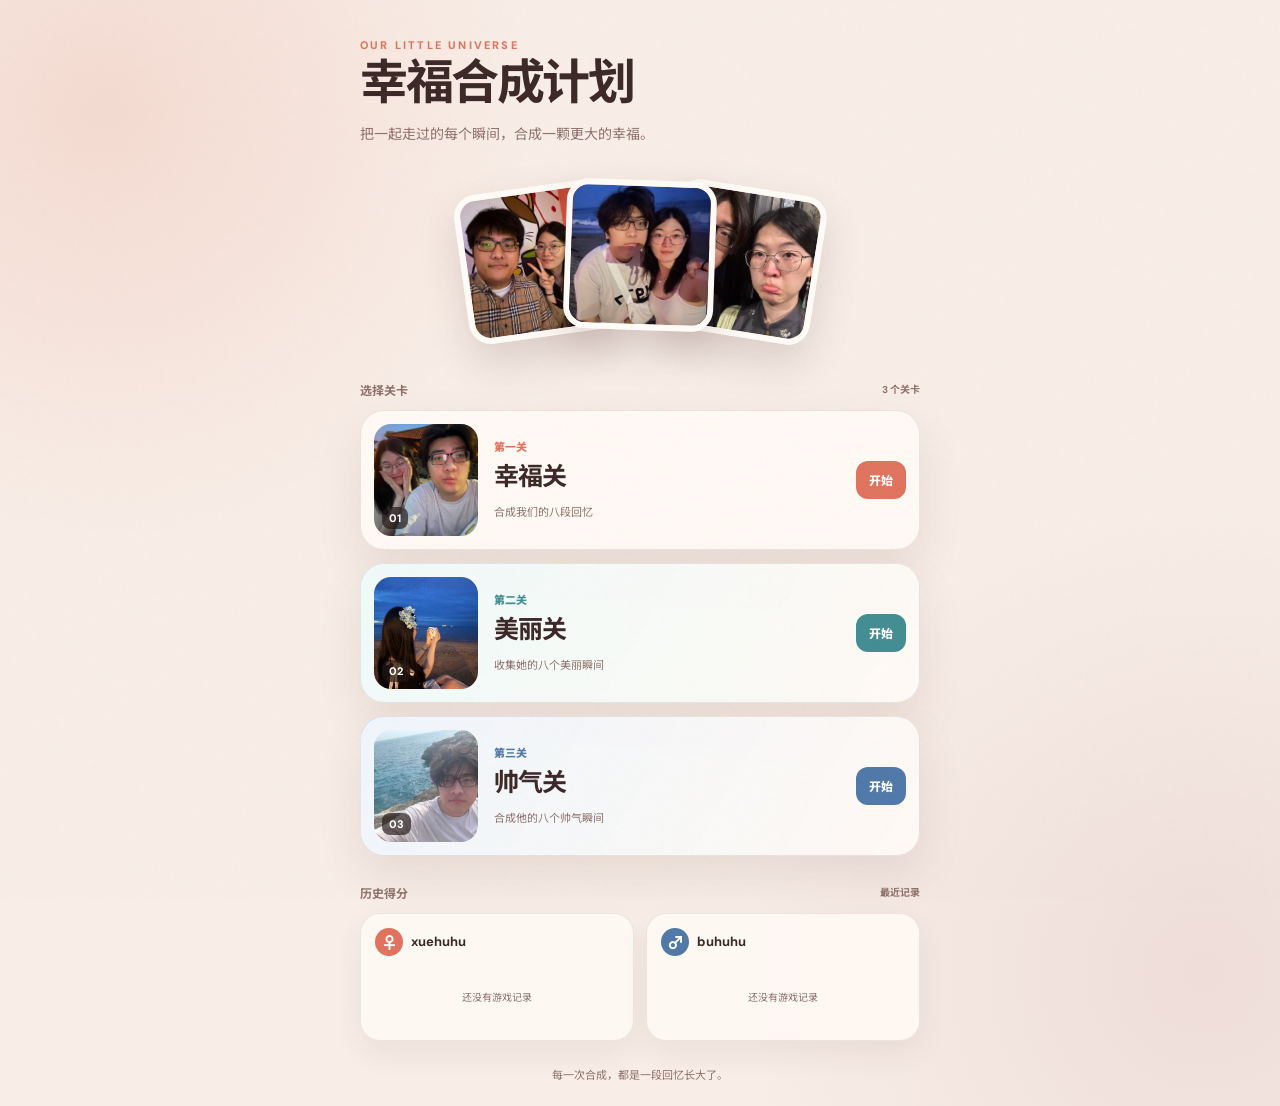
<file: index.html>
<!doctype html>
<html lang="zh-CN">
<head>
  <meta charset="UTF-8">
  <meta name="viewport" content="width=device-width, initial-scale=1.0, maximum-scale=1.0, user-scalable=no, viewport-fit=cover">
  <meta name="theme-color" content="#f8eee7">
  <meta name="apple-mobile-web-app-capable" content="yes">
  <title>幸福合成计划</title>
  <link rel="manifest" href="manifest.webmanifest">
  <link rel="icon" href="assets/icon.svg" type="image/svg+xml">
  <link rel="stylesheet" href="home.css">
</head>
<body>
  <main class="home-shell">
    <header class="home-header">
      <p class="eyebrow">OUR LITTLE UNIVERSE</p>
      <h1>幸福合成计划</h1>
      <p class="intro">把一起走过的每个瞬间，合成一颗更大的幸福。</p>
    </header>

    <section class="memory-strip" aria-label="照片回忆">
      <img src="assets/memory-2.jpg" alt="幸福回忆">
      <img src="assets/memory-4.jpg" alt="幸福回忆">
      <img src="assets/memory-7.jpg" alt="幸福回忆">
    </section>

    <section class="levels">
      <div class="section-title">
        <span>选择关卡</span>
        <small>3 个关卡</small>
      </div>
      <a class="level-card" href="game.html?level=happiness">
        <div class="level-photo">
          <img src="assets/memory-5.jpg" alt="幸福关封面">
          <span class="level-number">01</span>
        </div>
        <div class="level-copy">
          <p>第一关</p>
          <h2>幸福关</h2>
          <span>合成我们的八段回忆</span>
        </div>
        <span class="play-button">开始</span>
      </a>
      <a class="level-card beauty-card" href="game.html?level=beauty">
        <div class="level-photo">
          <img src="assets/beauty-1.jpg" alt="美丽关封面">
          <span class="level-number">02</span>
        </div>
        <div class="level-copy">
          <p>第二关</p>
          <h2>美丽关</h2>
          <span>收集她的八个美丽瞬间</span>
        </div>
        <span class="play-button">开始</span>
      </a>
      <a class="level-card handsome-card" href="game.html?level=handsome">
        <div class="level-photo">
          <img src="assets/handsome-3.jpg" alt="帅气关封面">
          <span class="level-number">03</span>
        </div>
        <div class="level-copy">
          <p>第三关</p>
          <h2>帅气关</h2>
          <span>合成他的八个帅气瞬间</span>
        </div>
        <span class="play-button">开始</span>
      </a>
    </section>

    <section class="history-section">
      <div class="section-title">
        <span>历史得分</span>
        <small>最近记录</small>
      </div>
      <div class="history-grid">
        <article class="history-card female-history">
          <div class="history-head"><span class="history-icon">♀</span><strong>xuehuhu</strong></div>
          <div id="historyXuehuhu" class="history-list"></div>
        </article>
        <article class="history-card male-history">
          <div class="history-head"><span class="history-icon">♂</span><strong>buhuhu</strong></div>
          <div id="historyBuhuhu" class="history-list"></div>
        </article>
      </div>
    </section>

    <footer>每一次合成，都是一段回忆长大了。</footer>
  </main>
  <script src="home-audio.js"></script>
  <script src="history.js"></script>
  <script>
    if ("serviceWorker" in navigator) {
      window.addEventListener("load", () => navigator.serviceWorker.register("service-worker.js"));
    }
  </script>
</body>
</html>
</file>
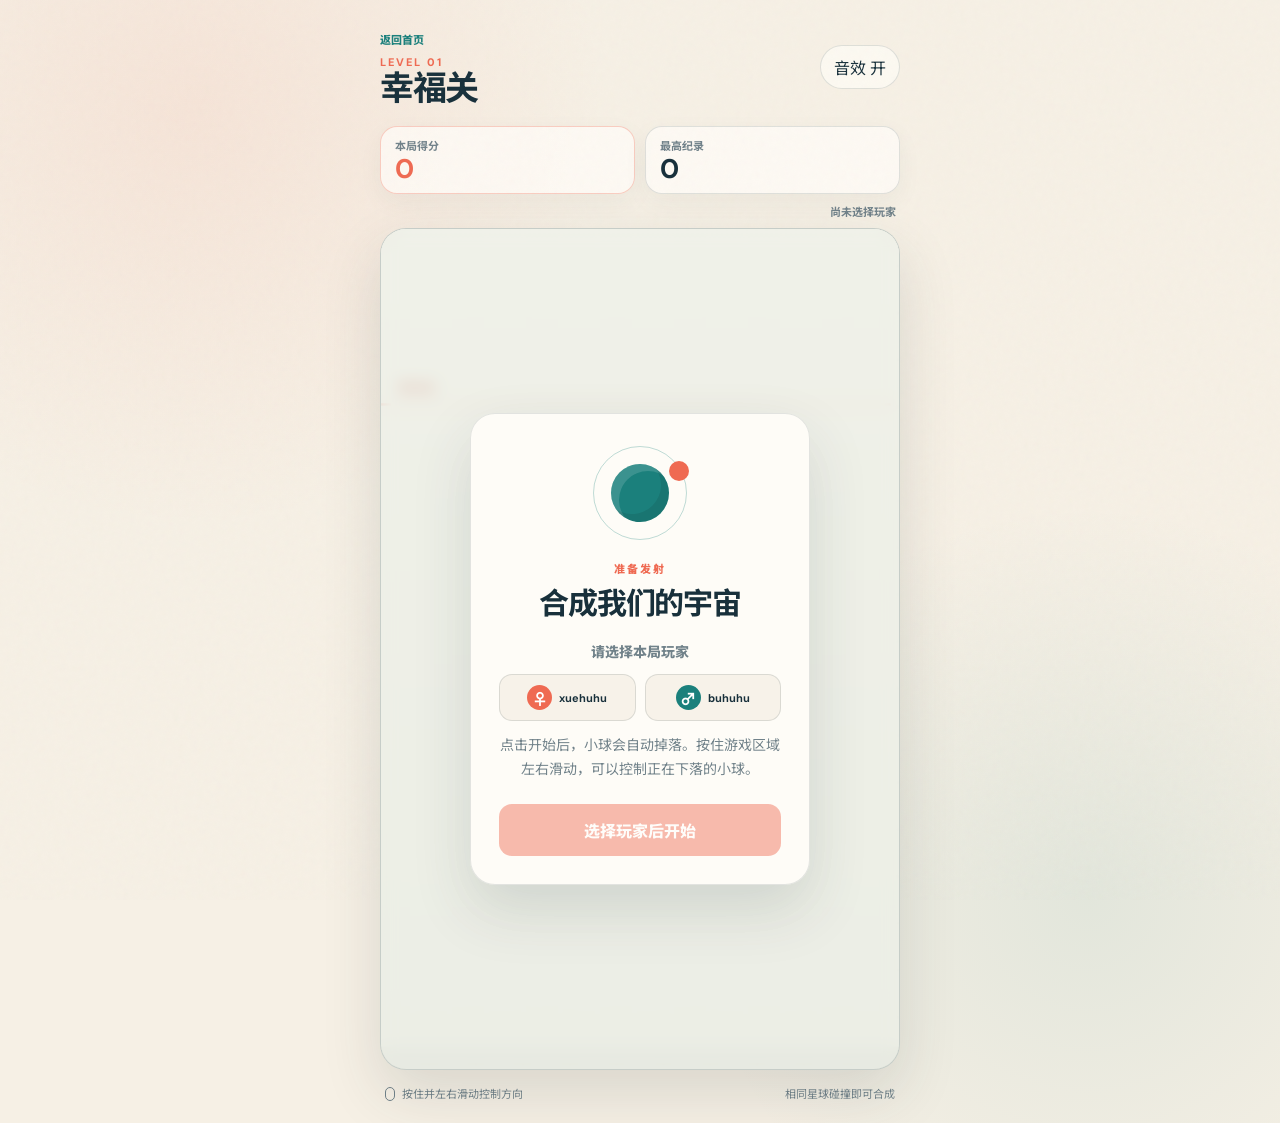
<file: game.html>
<!doctype html>
<html lang="zh-CN">
<head>
  <meta charset="UTF-8">
  <meta name="viewport" content="width=device-width, initial-scale=1.0, maximum-scale=1.0, user-scalable=no, viewport-fit=cover">
  <meta name="theme-color" content="#f6f0e5">
  <meta name="apple-mobile-web-app-capable" content="yes">
  <meta name="apple-mobile-web-app-status-bar-style" content="default">
  <meta name="apple-mobile-web-app-title" content="星球合成">
  <title>星球合成计划</title>
  <link rel="manifest" href="manifest.webmanifest">
  <link rel="icon" href="assets/icon.svg" type="image/svg+xml">
  <link rel="apple-touch-icon" href="assets/icon.svg">
  <link rel="stylesheet" href="style.css">
</head>
<body>
  <main class="game-shell">
    <header class="topbar">
      <div>
        <a class="back-link" href="index.html">返回首页</a>
        <p id="levelNumber" class="eyebrow">LEVEL 01</p>
        <h1 id="levelTitle">幸福关</h1>
      </div>
      <div class="header-actions">
        <button id="soundButton" class="icon-button" type="button" aria-label="切换音效">音效 开</button>
      </div>
    </header>

    <section class="score-row" aria-label="游戏分数">
      <div class="score-card active">
        <span>本局得分</span>
        <strong id="score">0</strong>
      </div>
      <div class="score-card">
        <span>最高纪录</span>
        <strong id="bestScore">0</strong>
      </div>
    </section>

    <div id="currentPlayer" class="current-player" aria-live="polite">尚未选择玩家</div>

    <div id="gameControls" class="game-controls" aria-label="游戏控制">
      <button id="pauseButton" type="button">暂停</button>
      <button id="resumeButton" type="button" disabled>继续</button>
      <button id="endGameButton" class="danger-button" type="button">结束游戏</button>
      <label class="sensitivity-setting">
        <span>灵敏度</span>
        <select id="sensitivitySelect" aria-label="选择操控灵敏度">
          <option value="0.5">0.5</option>
          <option value="0.75">0.75</option>
          <option value="1" selected>1.0</option>
          <option value="1.5">1.5</option>
          <option value="2">2.0</option>
        </select>
      </label>
    </div>

    <section class="canvas-wrap">
      <canvas id="gameCanvas" width="420" height="680" aria-label="星球合成游戏区域"></canvas>
      <div id="countdownOverlay" class="countdown-overlay" aria-live="assertive">
        <strong id="countdownNumber">3</strong>
        <span>准备继续</span>
      </div>
      <div id="encouragementOverlay" class="encouragement-overlay" aria-live="polite">
        <span class="encouragement-spark">✦</span>
        <strong id="encouragementText">你做得真棒！</strong>
        <span class="encouragement-spark">✦</span>
      </div>
      <div id="startOverlay" class="overlay visible">
        <div class="overlay-card">
          <div class="hero-orbit"><span></span></div>
          <p class="eyebrow">准备发射</p>
          <h2 id="startTitle">合成你的宇宙</h2>
          <p class="player-prompt">请选择本局玩家</p>
          <div class="player-options" role="group" aria-label="选择玩家">
            <button class="player-option female" type="button" data-player="xuehuhu">
              <span class="player-icon" aria-hidden="true">♀</span>
              <strong>xuehuhu</strong>
            </button>
            <button class="player-option male" type="button" data-player="buhuhu">
              <span class="player-icon" aria-hidden="true">♂</span>
              <strong>buhuhu</strong>
            </button>
          </div>
          <p>点击开始后，小球会自动掉落。按住游戏区域左右滑动，可以控制正在下落的小球。</p>
          <button id="startButton" class="primary-button" type="button" disabled>选择玩家后开始</button>
        </div>
      </div>
      <div id="gameOverOverlay" class="overlay">
        <div class="overlay-card result-card">
          <p class="eyebrow">任务结束</p>
          <h2 id="gameOverTitle">星轨已满</h2>
          <p class="final-label">本局得分</p>
          <strong id="finalScore" class="final-score">0</strong>
          <p id="recordMessage" class="record-message">再来一次，创造新纪录</p>
          <button id="restartButton" class="primary-button" type="button">重新开始</button>
          <a class="home-button" href="index.html">回到主页</a>
        </div>
      </div>
    </section>

    <footer>
      <span><i class="mouse-icon"></i> 按住并左右滑动控制方向</span>
      <span>相同星球碰撞即可合成</span>
    </footer>
  </main>
  <script src="game.js"></script>
  <script>
    if ("serviceWorker" in navigator) {
      window.addEventListener("load", () => navigator.serviceWorker.register("service-worker.js"));
    }
  </script>
</body>
</html>
</file>
<file: home.css>
@import url('https://fonts.googleapis.com/css2?family=DM+Sans:wght@500;600;700&family=Noto+Sans+SC:wght@500;600;700;800&display=swap');

:root { --ink: #3c2927; --coral: #df735e; --cream: #f8eee7; --paper: #fffaf5; --muted: #8e716b; }
* { box-sizing: border-box; }
body {
  margin: 0;
  min-height: 100vh;
  color: var(--ink);
  background:
    radial-gradient(circle at 8% 10%, rgba(223,115,94,.16), transparent 28%),
    radial-gradient(circle at 94% 88%, rgba(177,116,127,.14), transparent 30%),
    var(--cream);
  font-family: "DM Sans", "Noto Sans SC", sans-serif;
}
body::before { content: ""; position: fixed; inset: 0; pointer-events: none; opacity: .2; background-image: url("data:image/svg+xml,%3Csvg viewBox='0 0 180 180' xmlns='http://www.w3.org/2000/svg'%3E%3Cfilter id='n'%3E%3CfeTurbulence type='fractalNoise' baseFrequency='.8' numOctaves='3' stitchTiles='stitch'/%3E%3C/filter%3E%3Crect width='100%25' height='100%25' filter='url(%23n)' opacity='.1'/%3E%3C/svg%3E"); }
.home-shell { width: min(100% - 28px, 560px); min-height: 100vh; margin: auto; padding: max(38px, env(safe-area-inset-top)) 0 max(24px, env(safe-area-inset-bottom)); }
.eyebrow { margin: 0 0 5px; color: var(--coral); font-size: 11px; font-weight: 800; letter-spacing: .2em; }
h1 { margin: 0; font-size: clamp(34px, 10vw, 48px); line-height: 1.1; letter-spacing: -.05em; }
.intro { max-width: 380px; margin: 13px 0 28px; color: var(--muted); font-size: 14px; line-height: 1.7; }
.memory-strip { position: relative; display: flex; align-items: center; justify-content: center; height: 174px; margin-bottom: 32px; }
.memory-strip img { position: absolute; width: 150px; height: 150px; object-fit: cover; border: 6px solid var(--paper); border-radius: 22px; box-shadow: 0 18px 40px rgba(75,43,39,.17); }
.memory-strip img:nth-child(1) { transform: translateX(-104px) rotate(-8deg); }
.memory-strip img:nth-child(2) { z-index: 2; transform: translateY(-7px) rotate(2deg); }
.memory-strip img:nth-child(3) { transform: translateX(104px) rotate(9deg); }
.section-title { display: flex; justify-content: space-between; margin-bottom: 11px; color: var(--muted); font-size: 12px; font-weight: 700; }
.level-card { display: flex; align-items: center; gap: 16px; margin-bottom: 13px; padding: 13px; color: inherit; text-decoration: none; border: 1px solid rgba(60,41,39,.1); border-radius: 24px; background: rgba(255,250,245,.9); box-shadow: 0 20px 45px rgba(75,43,39,.1); transition: transform .18s ease; }
.level-card:hover { transform: translateY(-3px); }
.beauty-card { background: linear-gradient(120deg, rgba(239,250,250,.96), rgba(255,250,245,.94)); }
.beauty-card .level-copy p { color: #438d92; }
.beauty-card .play-button { background: #438d92; }
.handsome-card { background: linear-gradient(120deg, rgba(239,245,252,.97), rgba(255,250,245,.94)); }
.handsome-card .level-copy p { color: #5079a8; }
.handsome-card .play-button { background: #5079a8; }
.level-photo { position: relative; flex: 0 0 104px; height: 112px; overflow: hidden; border-radius: 17px; }
.level-photo img { width: 100%; height: 100%; object-fit: cover; }
.level-number { position: absolute; left: 8px; bottom: 7px; padding: 4px 7px; color: white; border-radius: 8px; background: rgba(35,24,23,.68); font-size: 11px; font-weight: 800; }
.level-copy { min-width: 0; flex: 1; }
.level-copy p { margin: 0 0 2px; color: var(--coral); font-size: 11px; font-weight: 800; }
.level-copy h2 { margin: 0 0 7px; font-size: 25px; letter-spacing: -.04em; }
.level-copy span { color: var(--muted); font-size: 11px; }
.play-button { flex: 0 0 auto; padding: 10px 13px; color: white; border-radius: 12px; background: var(--coral); font-size: 12px; font-weight: 800; }
.history-section { margin-top: 28px; }
.history-grid { display: grid; grid-template-columns: 1fr 1fr; gap: 12px; }
.history-card { min-width: 0; padding: 14px; border: 1px solid rgba(60,41,39,.09); border-radius: 20px; background: rgba(255,250,245,.85); box-shadow: 0 12px 30px rgba(75,43,39,.07); }
.history-head { display: flex; align-items: center; gap: 8px; margin-bottom: 11px; }
.history-head strong { font-size: 13px; }
.history-icon { display: grid; place-items: center; width: 28px; height: 28px; border-radius: 50%; color: white; background: var(--coral); font-size: 17px; font-weight: 800; }
.male-history .history-icon { background: #5079a8; }
.history-list { display: grid; gap: 7px; }
.history-item { padding: 8px 9px; border-radius: 11px; background: rgba(255,255,255,.67); }
.history-item div { display: flex; justify-content: space-between; gap: 6px; }
.history-item strong { font-size: 12px; }
.history-item span { color: var(--coral); font-size: 13px; font-weight: 800; }
.male-history .history-item span { color: #5079a8; }
.history-item small { display: block; margin-top: 3px; color: var(--muted); font-size: 9px; }
.history-empty { padding: 12px 2px; color: var(--muted); font-size: 10px; text-align: center; }
footer { padding-top: 25px; text-align: center; color: var(--muted); font-size: 11px; }
@media (max-width: 430px) {
  .home-shell { width: min(100% - 22px, 400px); padding-top: max(26px, env(safe-area-inset-top)); }
  .memory-strip { height: 145px; }
  .memory-strip img { width: 125px; height: 125px; }
  .memory-strip img:nth-child(1) { transform: translateX(-82px) rotate(-8deg); }
  .memory-strip img:nth-child(3) { transform: translateX(82px) rotate(9deg); }
  .level-card { gap: 11px; }
  .level-photo { flex-basis: 88px; height: 100px; }
  .level-copy h2 { font-size: 22px; }
  .play-button { padding: 9px; }
  .history-grid { grid-template-columns: 1fr; }
}
</file>
<file: style.css>
@import url('https://fonts.googleapis.com/css2?family=DM+Sans:wght@500;600;700&family=Noto+Sans+SC:wght@500;600;700;800&display=swap');

:root {
  --ink: #18303b;
  --muted: #71828a;
  --cream: #f6f0e5;
  --paper: #fffdf8;
  --coral: #ef6a52;
  --teal: #1b807c;
  --line: rgba(24, 48, 59, 0.13);
}

* { box-sizing: border-box; }

body {
  margin: 0;
  min-height: 100vh;
  overflow-x: hidden;
  color: var(--ink);
  background:
    radial-gradient(circle at 15% 10%, rgba(239, 106, 82, 0.09), transparent 28%),
    radial-gradient(circle at 85% 80%, rgba(27, 128, 124, 0.09), transparent 28%),
    var(--cream);
  font-family: "DM Sans", "Noto Sans SC", sans-serif;
  overscroll-behavior: none;
  -webkit-tap-highlight-color: transparent;
}

body::before {
  content: "";
  position: fixed;
  inset: 0;
  pointer-events: none;
  opacity: 0.24;
  background-image: url("data:image/svg+xml,%3Csvg viewBox='0 0 180 180' xmlns='http://www.w3.org/2000/svg'%3E%3Cfilter id='n'%3E%3CfeTurbulence type='fractalNoise' baseFrequency='.8' numOctaves='3' stitchTiles='stitch'/%3E%3C/filter%3E%3Crect width='100%25' height='100%25' filter='url(%23n)' opacity='.1'/%3E%3C/svg%3E");
}

button { font: inherit; }

.game-shell {
  width: min(100% - 28px, 520px);
  margin: 0 auto;
  padding: 28px 0 22px;
}

.topbar, .score-row, footer {
  display: flex;
  align-items: center;
  justify-content: space-between;
}

.topbar { margin-bottom: 20px; }
.header-actions { display: flex; align-items: center; gap: 8px; }
.back-link { display: inline-block; margin-bottom: 8px; color: var(--teal); font-size: 11px; font-weight: 800; text-decoration: none; }

.eyebrow {
  margin: 0 0 3px;
  color: var(--coral);
  font-size: 11px;
  font-weight: 800;
  letter-spacing: 0.18em;
}

h1, h2, p { margin-top: 0; }
h1 { margin-bottom: 0; font-size: clamp(24px, 7vw, 34px); line-height: 1; letter-spacing: -0.04em; }

.icon-button {
  border: 1px solid var(--line);
  border-radius: 999px;
  padding: 9px 13px;
  color: var(--ink);
  background: rgba(255, 253, 248, 0.65);
  cursor: pointer;
}

.score-row { gap: 10px; margin-bottom: 12px; }
.current-player { margin: -3px 4px 9px; color: var(--muted); font-size: 11px; font-weight: 700; text-align: right; }
.game-controls { display: none; grid-template-columns: .8fr .8fr 1.05fr 1.25fr; gap: 7px; margin: -2px 0 9px; }
.game-controls.visible { display: grid; }
.game-controls button { padding: 9px 7px; border: 1px solid var(--line); border-radius: 11px; color: var(--ink); background: rgba(255,253,248,.85); font-size: 11px; font-weight: 800; cursor: pointer; }
.game-controls button:disabled { cursor: not-allowed; opacity: .42; }
.game-controls .danger-button { color: #b84d43; border-color: rgba(184,77,67,.25); }
.sensitivity-setting { display: flex; align-items: center; justify-content: space-between; gap: 5px; padding: 5px 6px 5px 9px; border: 1px solid var(--line); border-radius: 11px; color: var(--muted); background: rgba(255,253,248,.85); font-size: 10px; font-weight: 800; }
.sensitivity-setting select { min-width: 48px; padding: 4px 2px; border: 0; border-radius: 7px; color: var(--ink); background: rgba(24,48,59,.07); font: inherit; outline: none; }

.score-card {
  min-width: 0;
  flex: 1;
  height: 68px;
  padding: 10px 14px;
  border: 1px solid var(--line);
  border-radius: 17px;
  background: rgba(255, 253, 248, 0.72);
  box-shadow: 0 8px 25px rgba(40, 54, 55, 0.05);
}

.score-card span { display: block; color: var(--muted); font-size: 11px; font-weight: 700; }
.score-card strong { display: block; margin-top: 1px; font-size: 27px; line-height: 1.1; }
.score-card.active { border-color: rgba(239, 106, 82, 0.3); }
.score-card.active strong { color: var(--coral); }
.canvas-wrap {
  position: relative;
  overflow: hidden;
  aspect-ratio: 420 / 680;
  border: 1px solid rgba(24, 48, 59, 0.18);
  border-radius: 26px;
  background: #edf0e8;
  box-shadow: 0 24px 60px rgba(45, 55, 54, 0.14);
}

#gameCanvas { display: block; width: 100%; height: 100%; touch-action: none; }
.countdown-overlay { position: absolute; inset: 0; z-index: 4; display: grid; place-content: center; text-align: center; opacity: 0; visibility: hidden; color: var(--ink); background: rgba(239,240,232,.68); backdrop-filter: blur(4px); transition: 150ms ease; }
.countdown-overlay.visible { opacity: 1; visibility: visible; }
.countdown-overlay strong { color: var(--coral); font-size: 96px; line-height: 1; text-shadow: 0 8px 25px rgba(239,106,82,.2); animation: countdownPulse .75s ease infinite; }
.countdown-overlay span { margin-top: 9px; color: var(--muted); font-size: 12px; font-weight: 800; letter-spacing: .12em; }
@keyframes countdownPulse { 50% { transform: scale(.88); opacity: .72; } }
.encouragement-overlay { position: absolute; z-index: 4; top: 25%; left: 50%; display: flex; align-items: center; gap: 10px; width: max-content; max-width: 88%; padding: 13px 18px; pointer-events: none; opacity: 0; color: white; border: 1px solid rgba(255,255,255,.5); border-radius: 999px; background: linear-gradient(120deg, rgba(239,106,82,.9), rgba(155,108,179,.9)); box-shadow: 0 14px 35px rgba(66,45,67,.24); transform: translate(-50%, 24px) scale(.82); }
.encouragement-overlay.show { animation: encouragementFloat 2.2s ease both; }
.encouragement-overlay strong { overflow: hidden; font-size: clamp(14px, 4vw, 19px); line-height: 1.25; text-align: center; text-overflow: ellipsis; white-space: nowrap; }
.encouragement-spark { font-size: 18px; animation: sparkleSpin 1s ease-in-out infinite alternate; }
@keyframes encouragementFloat {
  0% { opacity: 0; transform: translate(-50%, 25px) scale(.8); }
  16%, 72% { opacity: 1; transform: translate(-50%, 0) scale(1); }
  100% { opacity: 0; transform: translate(-50%, -28px) scale(.94); }
}
@keyframes sparkleSpin { to { transform: rotate(30deg) scale(1.3); } }

.overlay {
  position: absolute;
  inset: 0;
  z-index: 5;
  display: grid;
  place-items: center;
  padding: 26px;
  opacity: 0;
  visibility: hidden;
  background: rgba(239, 240, 232, 0.72);
  backdrop-filter: blur(8px);
  transition: 180ms ease;
}

.overlay.visible { opacity: 1; visibility: visible; }

.overlay-card {
  width: min(100%, 340px);
  padding: 32px 28px 28px;
  text-align: center;
  border: 1px solid rgba(24, 48, 59, 0.12);
  border-radius: 25px;
  background: rgba(255, 253, 248, 0.94);
  box-shadow: 0 25px 60px rgba(27, 50, 56, 0.14);
}

.overlay-card h2 { margin-bottom: 12px; font-size: 30px; letter-spacing: -0.04em; }
.overlay-card > p:not(.eyebrow):not(.final-label):not(.record-message) { color: var(--muted); font-size: 14px; line-height: 1.7; }
.overlay-card .player-prompt { margin: 18px 0 9px; color: var(--ink); font-size: 12px; font-weight: 800; }
.player-options { display: grid; grid-template-columns: 1fr 1fr; gap: 9px; margin-bottom: 13px; }
.player-option { display: flex; align-items: center; justify-content: center; gap: 7px; padding: 10px 7px; border: 1px solid var(--line); border-radius: 13px; color: var(--ink); background: #f7f2e9; cursor: pointer; transition: 150ms ease; }
.player-option.selected { border-color: var(--coral); background: rgba(239,106,82,.1); box-shadow: 0 0 0 2px rgba(239,106,82,.12); }
.player-option.male.selected { border-color: var(--teal); background: rgba(27,128,124,.1); box-shadow: 0 0 0 2px rgba(27,128,124,.12); }
.player-icon { display: grid; place-items: center; width: 25px; height: 25px; border-radius: 50%; color: white; background: var(--coral); font-size: 16px; font-weight: 800; }
.male .player-icon { background: var(--teal); }
.player-option strong { font-size: 11px; }

.hero-orbit {
  position: relative;
  width: 94px;
  height: 94px;
  margin: 0 auto 20px;
  border: 1px solid rgba(27, 128, 124, 0.28);
  border-radius: 50%;
}

.hero-orbit::after { content: ""; position: absolute; inset: 17px; border-radius: 50%; background: var(--teal); box-shadow: inset -8px -8px rgba(0,0,0,.09), inset 8px 7px rgba(255,255,255,.14); }
.hero-orbit span { position: absolute; z-index: 2; right: -3px; top: 14px; width: 20px; height: 20px; border-radius: 50%; background: var(--coral); }

.primary-button {
  width: 100%;
  margin-top: 8px;
  border: 0;
  border-radius: 13px;
  padding: 14px 18px;
  color: white;
  background: var(--coral);
  box-shadow: 0 9px 20px rgba(239, 106, 82, 0.25);
  font-weight: 800;
  cursor: pointer;
  transition: transform 140ms ease, box-shadow 140ms ease;
}

.primary-button:hover { transform: translateY(-2px); box-shadow: 0 12px 24px rgba(239, 106, 82, 0.3); }
.primary-button:disabled { cursor: not-allowed; opacity: .45; transform: none; box-shadow: none; }
.home-button { display: block; width: 100%; margin-top: 10px; padding: 12px 18px; color: var(--teal); border: 1px solid rgba(27,128,124,.24); border-radius: 13px; background: rgba(27,128,124,.06); font-size: 13px; font-weight: 800; text-decoration: none; transition: 140ms ease; }
.home-button:hover { background: rgba(27,128,124,.12); transform: translateY(-1px); }
.final-label { margin: 20px 0 0; color: var(--muted); font-size: 12px; }
.final-score { display: block; color: var(--coral); font-size: 64px; line-height: 1; letter-spacing: -0.05em; }
.record-message { margin: 10px 0 20px; color: var(--teal); font-size: 13px; font-weight: 700; }

footer { padding: 15px 5px 0; color: var(--muted); font-size: 11px; }
.mouse-icon { display: inline-block; width: 10px; height: 14px; margin-right: 4px; vertical-align: -3px; border: 1px solid currentColor; border-radius: 6px; }

@media (max-width: 480px) {
  body { min-height: 100dvh; }
  .game-shell {
    width: min(100% - 12px, 460px);
    min-height: 100dvh;
    padding-top: max(8px, env(safe-area-inset-top));
    padding-bottom: max(8px, env(safe-area-inset-bottom));
  }
  .topbar { margin-bottom: 14px; }
  .score-card { height: 61px; padding: 8px 10px; }
  .score-card strong { font-size: 23px; }
  .header-actions { gap: 3px; }
  footer { justify-content: center; }
  footer span:last-child { display: none; }
  .game-controls { grid-template-columns: repeat(3, 1fr); }
  .sensitivity-setting { grid-column: 1 / -1; }
}

@media (max-width: 480px) and (max-height: 800px) {
  h1 { font-size: 23px; }
  .topbar { margin-bottom: 8px; }
  .score-row { margin-bottom: 7px; }
  .score-card { height: 52px; padding: 6px 10px; }
  .score-card strong { font-size: 20px; }
  .canvas-wrap {
    width: auto;
    height: calc(100dvh - 154px - env(safe-area-inset-top) - env(safe-area-inset-bottom));
    min-height: 470px;
    margin-inline: auto;
  }
  footer { padding-top: 7px; }
}
</file>
